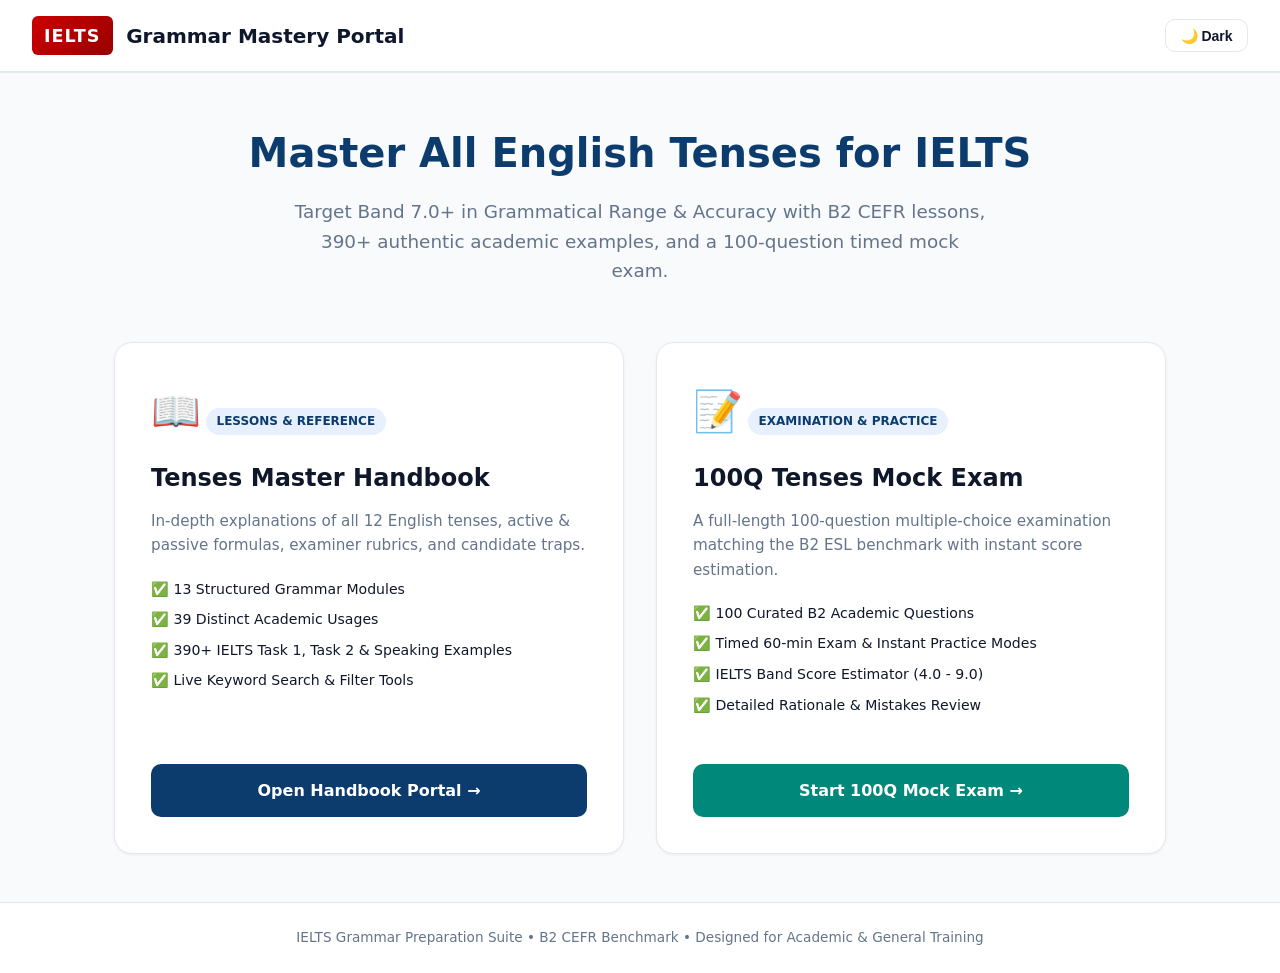
<file: index.html>
<!DOCTYPE html>
<html lang="en">
<head>
  <meta charset="UTF-8">
  <meta name="viewport" content="width=device-width, initial-scale=1.0">
  <title>IELTS English Tenses: Master Handbook & 100Q Mock Exam (B2 Level)</title>
  <meta name="description" content="Complete IELTS Grammar Preparation Hub: In-depth Tense Explanations with 390+ Academic Examples and 100-Question MCQ Mock Exam with Band Estimator.">
  <style>
    :root {
      --primary: #0b3c6d;
      --primary-hover: #072a4d;
      --primary-light: #e8f0fe;
      --accent: #d32f2f;
      --accent-teal: #00897b;
      --bg-main: #f8fafc;
      --bg-card: #ffffff;
      --text-main: #0f172a;
      --text-muted: #64748b;
      --border-color: #e2e8f0;
      --radius-lg: 18px;
      --radius-md: 10px;
      --shadow-sm: 0 1px 3px rgba(0,0,0,0.06);
      --shadow-lg: 0 10px 25px -5px rgba(0,0,0,0.1), 0 8px 10px -6px rgba(0,0,0,0.05);
      --font-family: 'Segoe UI', system-ui, -apple-system, BlinkMacSystemFont, Roboto, sans-serif;
    }
    [data-theme="dark"] {
      --primary: #3b82f6;
      --primary-hover: #60a5fa;
      --primary-light: #1e293b;
      --bg-main: #0b1120;
      --bg-card: #1e293b;
      --text-main: #f8fafc;
      --text-muted: #94a3b8;
      --border-color: #334155;
    }
    * { box-sizing: border-box; margin: 0; padding: 0; }
    body {
      font-family: var(--font-family);
      background-color: var(--bg-main);
      color: var(--text-main);
      line-height: 1.6;
      min-height: 100vh;
      display: flex;
      flex-direction: column;
    }
    .header {
      background-color: var(--bg-card);
      border-bottom: 2px solid var(--border-color);
      padding: 1rem 2rem;
      display: flex;
      justify-content: space-between;
      align-items: center;
    }
    .brand {
      display: flex;
      align-items: center;
      gap: 0.85rem;
    }
    .ielts-badge {
      background: linear-gradient(135deg, #cc0000, #990000);
      color: white;
      font-weight: 800;
      font-size: 1.1rem;
      letter-spacing: 1px;
      padding: 0.35rem 0.75rem;
      border-radius: 6px;
      text-transform: uppercase;
    }
    .brand h1 { font-size: 1.25rem; font-weight: 700; }
    .theme-btn {
      background: var(--bg-card);
      border: 1px solid var(--border-color);
      color: var(--text-main);
      padding: 0.45rem 0.9rem;
      border-radius: var(--radius-md);
      cursor: pointer;
      font-weight: 600;
      font-size: 0.875rem;
    }
    .hero {
      max-width: 1000px;
      margin: 3rem auto 2rem;
      text-align: center;
      padding: 0 1.5rem;
    }
    .hero h2 {
      font-size: 2.5rem;
      font-weight: 800;
      color: var(--primary);
      margin-bottom: 0.75rem;
    }
    [data-theme="dark"] .hero h2 { color: #60a5fa; }
    .hero p {
      font-size: 1.15rem;
      color: var(--text-muted);
      max-width: 700px;
      margin: 0 auto;
    }
    .cards-grid {
      max-width: 1100px;
      margin: 1.5rem auto 3rem;
      padding: 0 1.5rem;
      display: grid;
      grid-template-columns: repeat(auto-fit, minmax(320px, 1fr));
      gap: 2rem;
      width: 100%;
    }
    .card {
      background-color: var(--bg-card);
      border: 1px solid var(--border-color);
      border-radius: var(--radius-lg);
      padding: 2.25rem;
      box-shadow: var(--shadow-sm);
      display: flex;
      flex-direction: column;
      justify-content: space-between;
      transition: all 0.25s ease;
      position: relative;
      overflow: hidden;
    }
    .card:hover {
      transform: translateY(-4px);
      box-shadow: var(--shadow-lg);
      border-color: var(--primary);
    }
    .card-top { margin-bottom: 1.5rem; }
    .card-icon {
      font-size: 2.5rem;
      margin-bottom: 1rem;
      display: inline-block;
    }
    .card-badge {
      display: inline-block;
      font-size: 0.75rem;
      font-weight: 700;
      text-transform: uppercase;
      padding: 0.25rem 0.65rem;
      border-radius: 9999px;
      background-color: var(--primary-light);
      color: var(--primary);
      margin-bottom: 0.75rem;
    }
    .card h3 {
      font-size: 1.5rem;
      font-weight: 700;
      margin-bottom: 0.75rem;
      color: var(--text-main);
    }
    .card p {
      color: var(--text-muted);
      font-size: 0.95rem;
      line-height: 1.6;
      margin-bottom: 1.25rem;
    }
    .feature-list {
      list-style: none;
      display: flex;
      flex-direction: column;
      gap: 0.5rem;
      font-size: 0.88rem;
      color: var(--text-main);
    }
    .feature-list li {
      display: flex;
      align-items: center;
      gap: 0.5rem;
    }
    .btn {
      display: inline-flex;
      align-items: center;
      justify-content: center;
      gap: 0.5rem;
      padding: 0.85rem 1.5rem;
      border-radius: var(--radius-md);
      font-weight: 700;
      font-size: 1rem;
      text-decoration: none;
      transition: all 0.2s ease;
      margin-top: 1.5rem;
      text-align: center;
    }
    .btn-primary {
      background-color: #0b3c6d;
      color: white;
    }
    .btn-primary:hover {
      background-color: #072a4d;
    }
    .btn-accent {
      background-color: #00897b;
      color: white;
    }
    .btn-accent:hover {
      background-color: #00695c;
    }
    footer {
      margin-top: auto;
      text-align: center;
      padding: 1.5rem;
      color: var(--text-muted);
      font-size: 0.85rem;
      border-top: 1px solid var(--border-color);
      background-color: var(--bg-card);
    }
  </style>
</head>
<body>

  <header class="header">
    <div class="brand">
      <span class="ielts-badge">IELTS</span>
      <h1>Grammar Mastery Portal</h1>
    </div>
    <button id="themeToggleBtn" class="theme-btn">🌙 Dark</button>
  </header>

  <section class="hero">
    <h2>Master All English Tenses for IELTS</h2>
    <p>Target Band 7.0+ in Grammatical Range & Accuracy with B2 CEFR lessons, 390+ authentic academic examples, and a 100-question timed mock exam.</p>
  </section>

  <main class="cards-grid">
    <!-- Card 1: Handbook -->
    <article class="card">
      <div class="card-top">
        <div class="card-icon">📖</div>
        <span class="card-badge">Lessons & Reference</span>
        <h3>Tenses Master Handbook</h3>
        <p>In-depth explanations of all 12 English tenses, active & passive formulas, examiner rubrics, and candidate traps.</p>
        <ul class="feature-list">
          <li>✅ 13 Structured Grammar Modules</li>
          <li>✅ 39 Distinct Academic Usages</li>
          <li>✅ 390+ IELTS Task 1, Task 2 & Speaking Examples</li>
          <li>✅ Live Keyword Search & Filter Tools</li>
        </ul>
      </div>
      <a href="IELTS%20Tenses%20Explanation/index.html" class="btn btn-primary">
        Open Handbook Portal →
      </a>
    </article>

    <!-- Card 2: 100Q Mock Exam -->
    <article class="card">
      <div class="card-top">
        <div class="card-icon">📝</div>
        <span class="card-badge">Examination & Practice</span>
        <h3>100Q Tenses Mock Exam</h3>
        <p>A full-length 100-question multiple-choice examination matching the B2 ESL benchmark with instant score estimation.</p>
        <ul class="feature-list">
          <li>✅ 100 Curated B2 Academic Questions</li>
          <li>✅ Timed 60-min Exam & Instant Practice Modes</li>
          <li>✅ IELTS Band Score Estimator (4.0 - 9.0)</li>
          <li>✅ Detailed Rationale & Mistakes Review</li>
        </ul>
      </div>
      <a href="IELTS%20Tenses%20Test/index.html" class="btn btn-accent">
        Start 100Q Mock Exam →
      </a>
    </article>
  </main>

  <footer>
    IELTS Grammar Preparation Suite • B2 CEFR Benchmark • Designed for Academic & General Training
  </footer>

  <script>
    const themeBtn = document.getElementById("themeToggleBtn");
    themeBtn.addEventListener("click", () => {
      const isDark = document.body.getAttribute("data-theme") === "dark";
      if (isDark) {
        document.body.removeAttribute("data-theme");
        themeBtn.textContent = "🌙 Dark";
      } else {
        document.body.setAttribute("data-theme", "dark");
        themeBtn.textContent = "☀️ Light";
      }
    });
  </script>
</body>
</html>
</file>
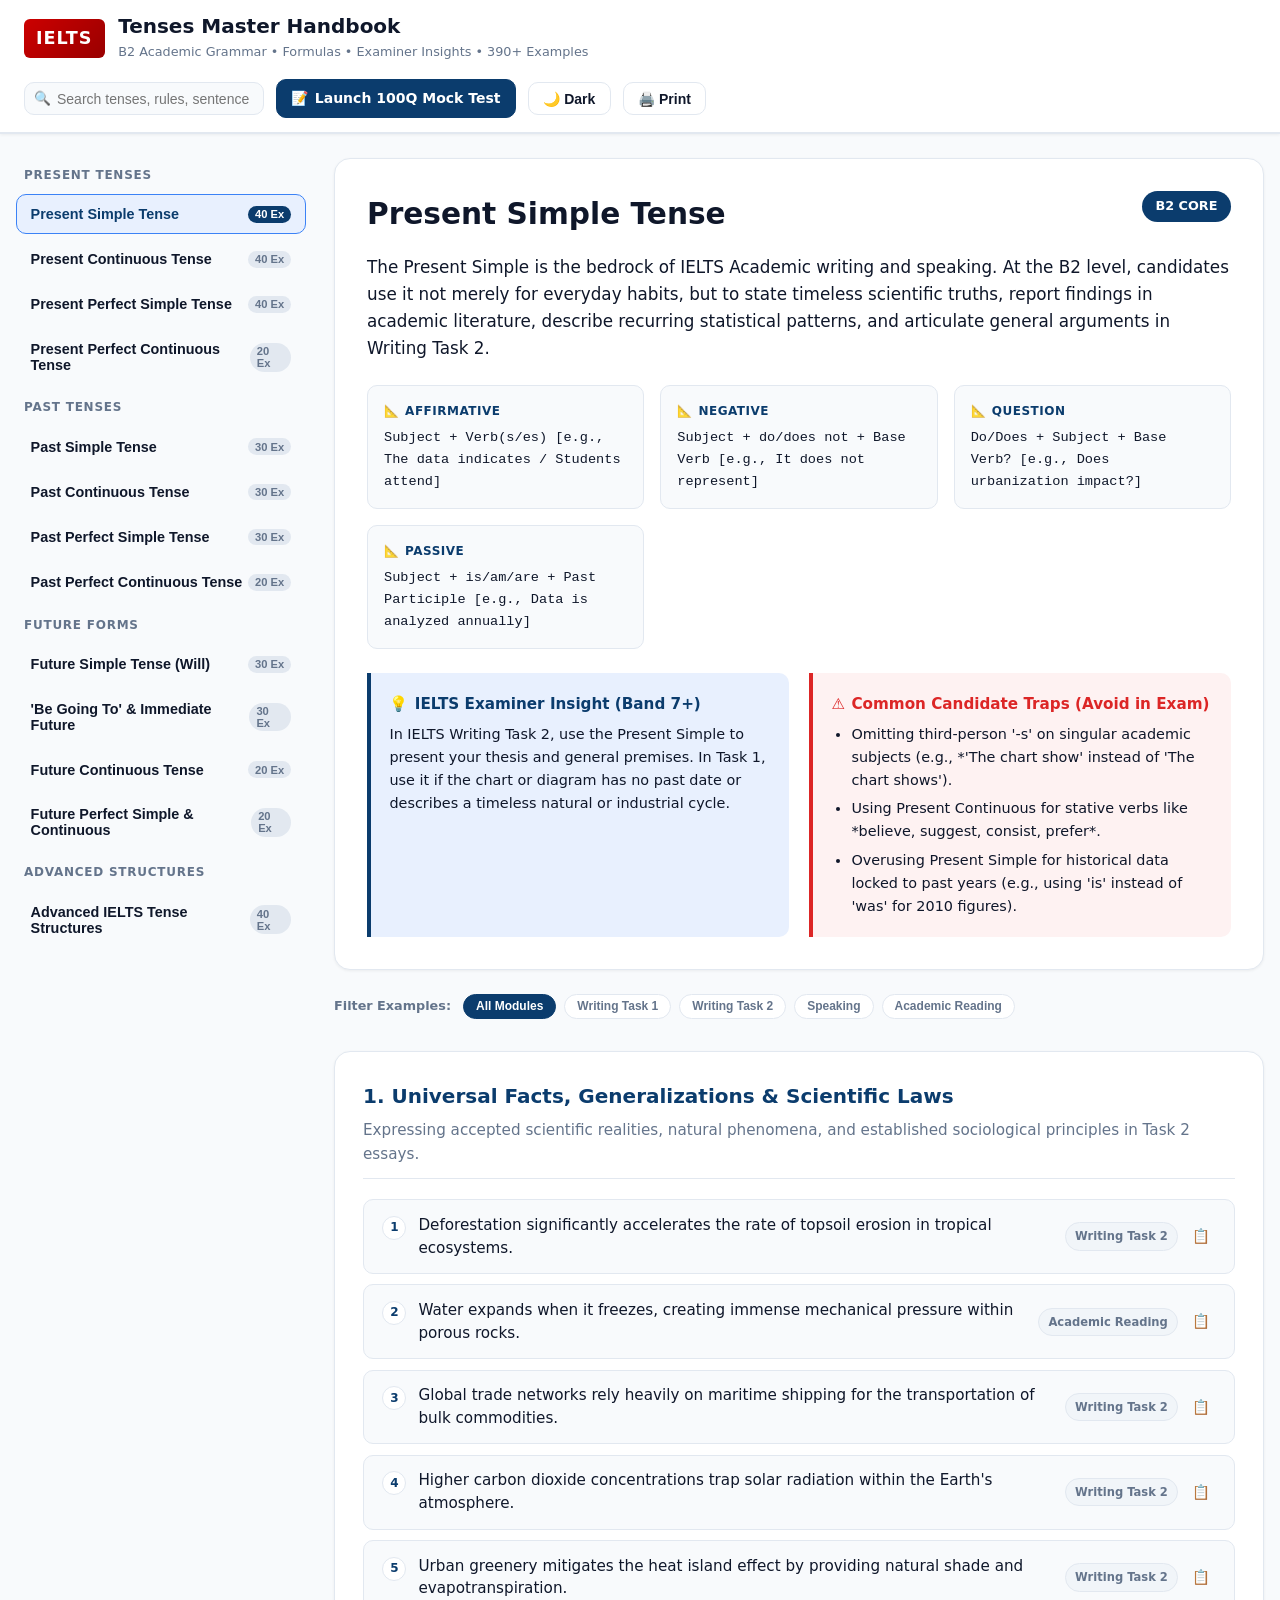
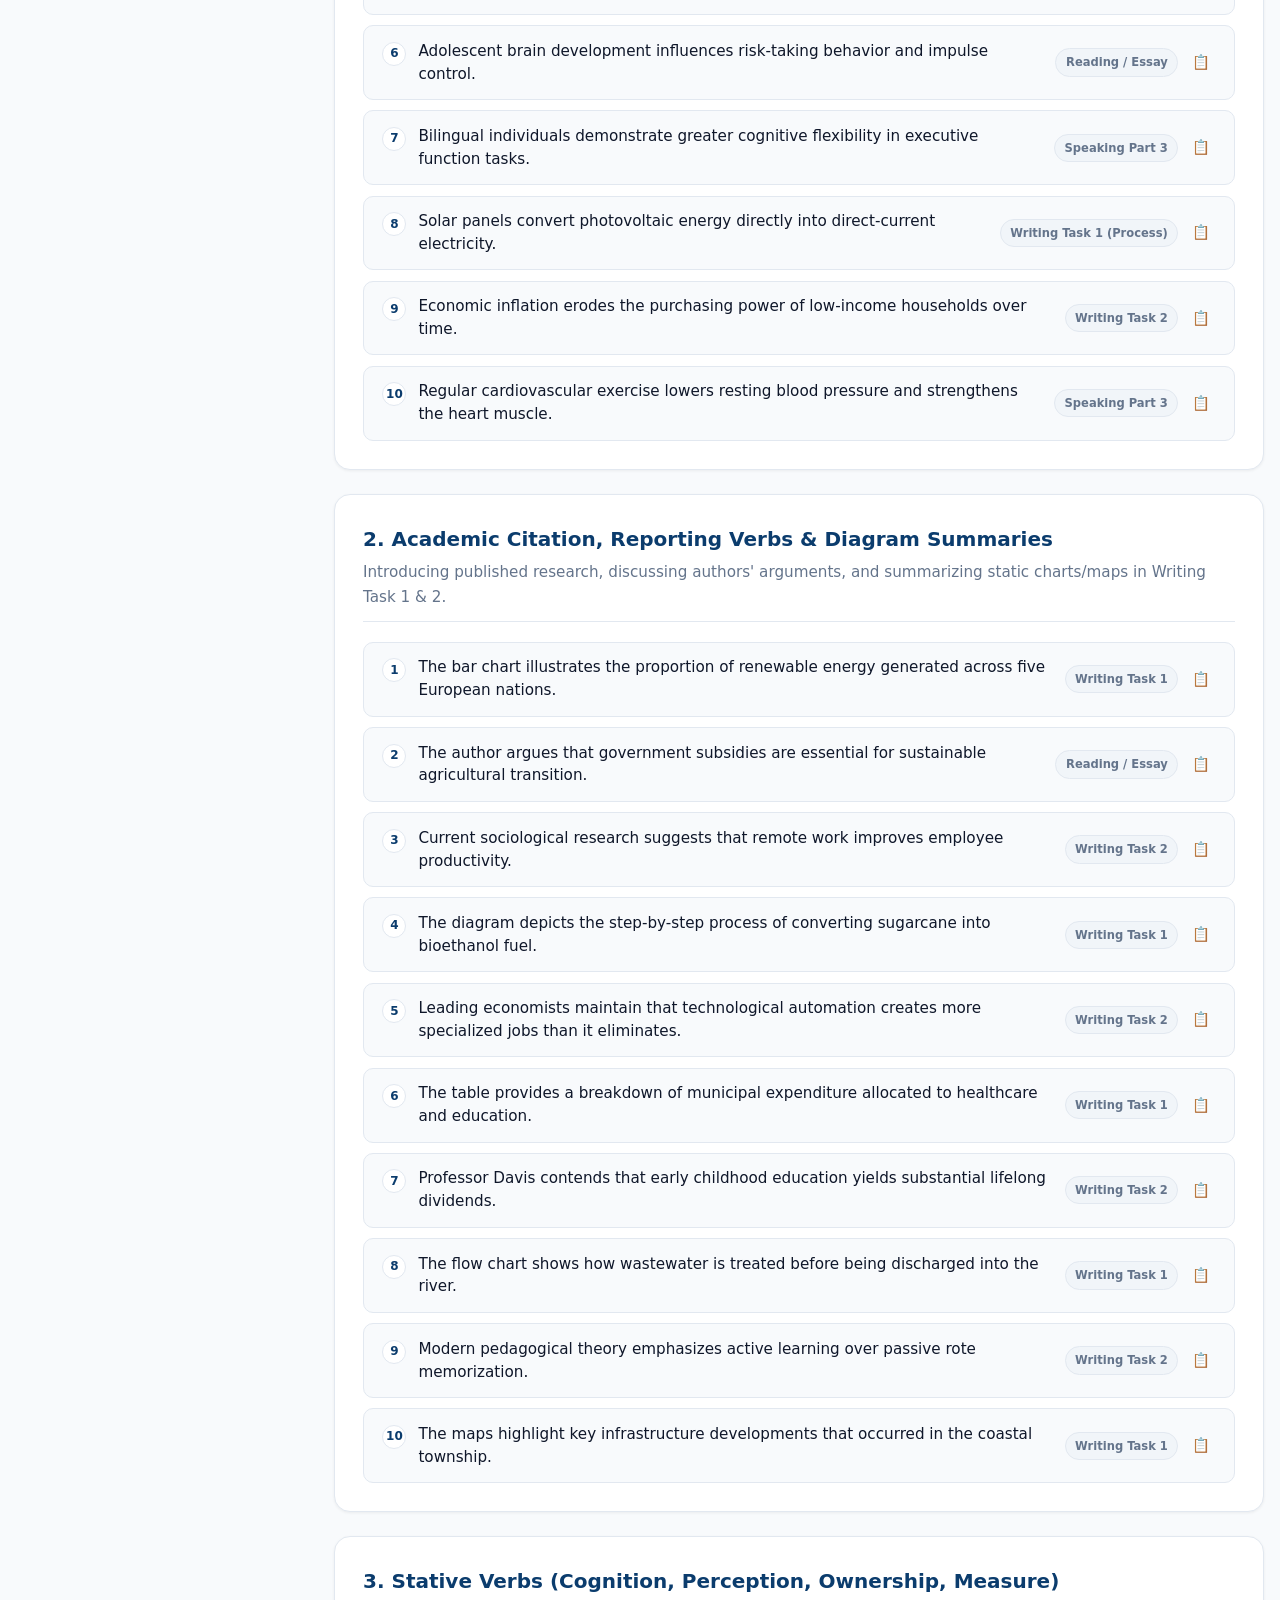
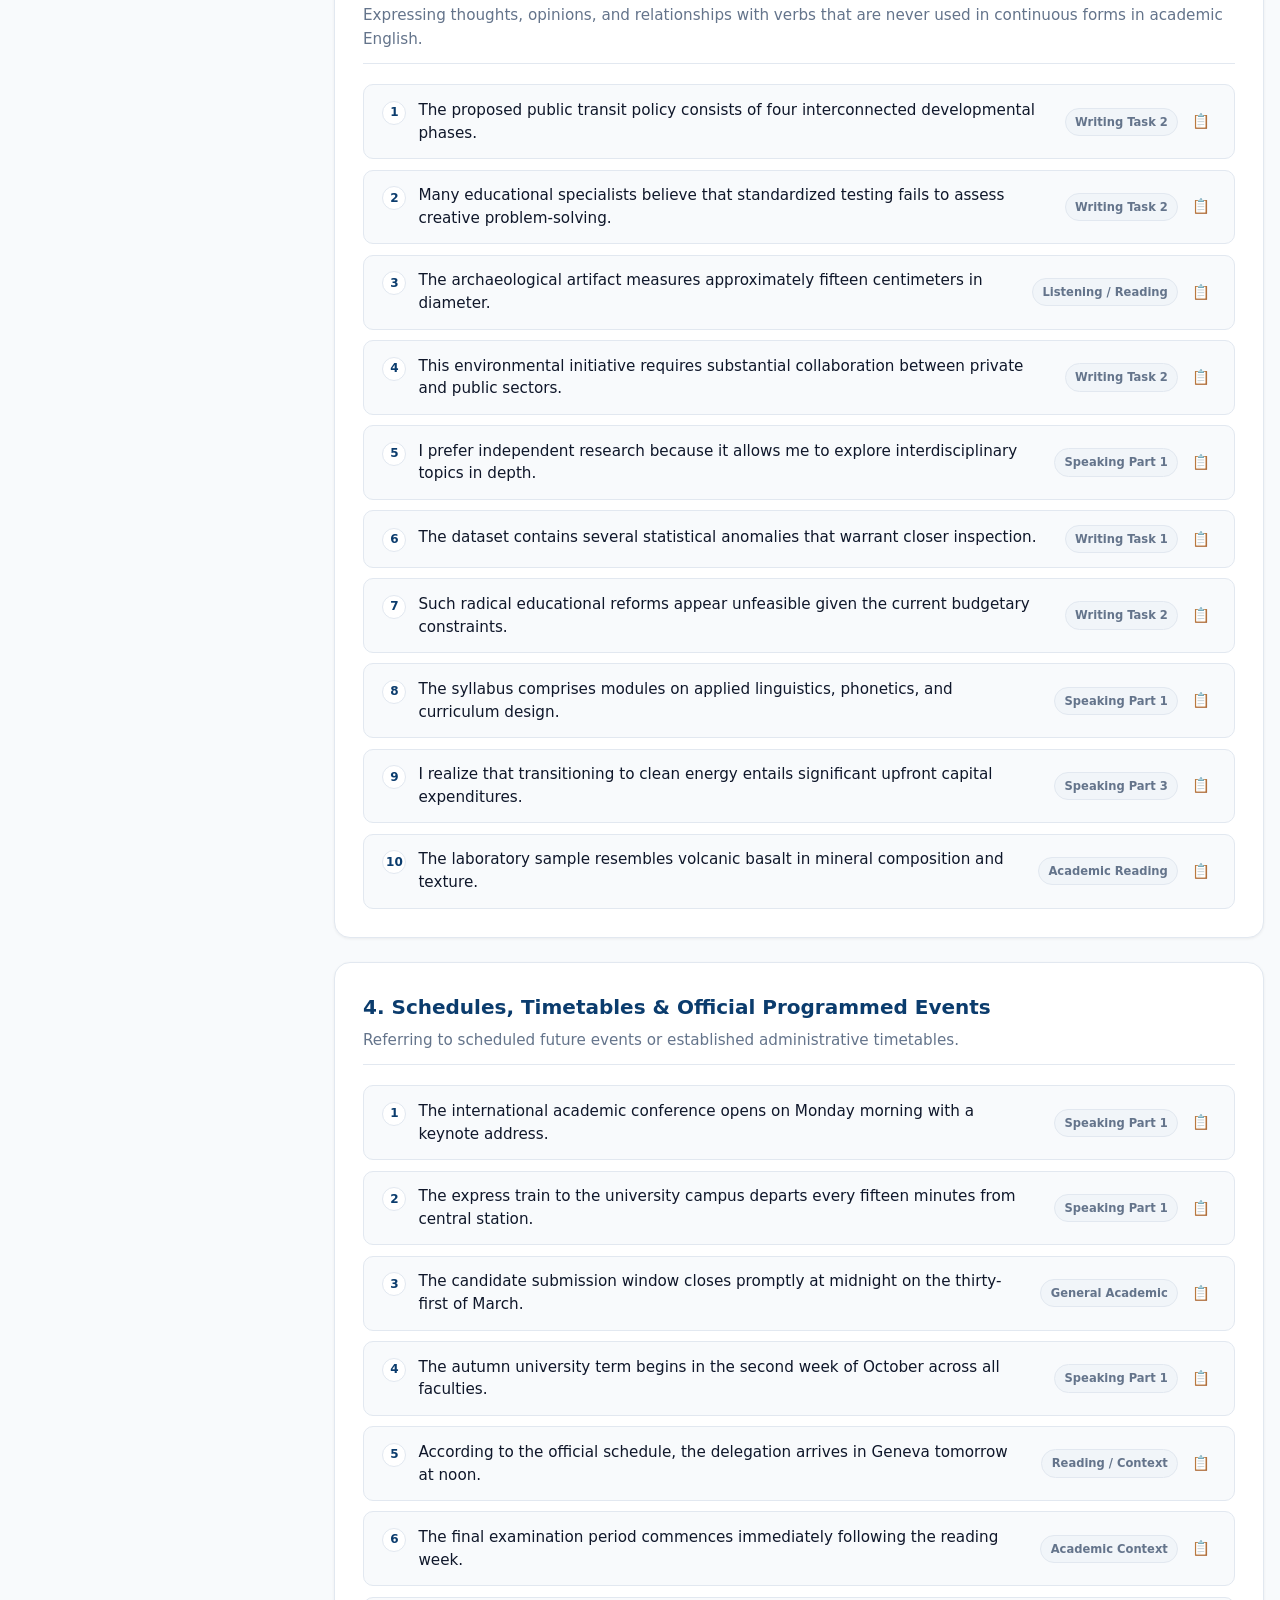
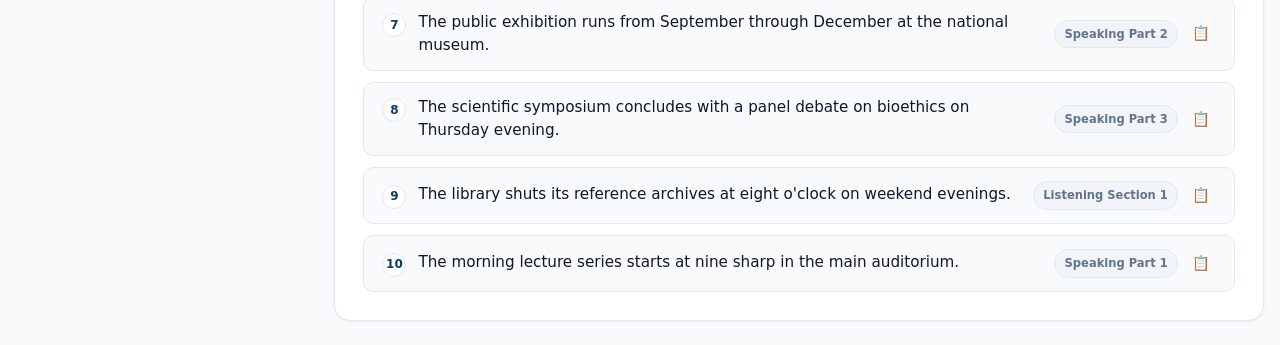
<file: IELTS Tenses Explanation/index.html>
<!DOCTYPE html>
<html lang="en">
<head>
  <meta charset="UTF-8">
  <meta name="viewport" content="width=device-width, initial-scale=1.0">
  <title>IELTS Tenses Master Handbook: Comprehensive B2 Guide & 390+ Academic Examples</title>
  <link rel="stylesheet" href="styles.css">
  <meta name="description" content="In-depth B2-level IELTS grammar lessons covering all English tenses, formulas, examiner insights, common candidate traps, and 10+ IELTS Academic examples per usage.">
</head>
<body>

  <!-- Top App Header -->
  <header class="app-header">
    <div class="header-container">
      <div class="brand-section">
        <span class="ielts-badge">IELTS</span>
        <div class="brand-text">
          <h1>Tenses Master Handbook</h1>
          <span>B2 Academic Grammar • Formulas • Examiner Insights • 390+ Examples</span>
        </div>
      </div>

      <div class="header-controls">
        <div class="search-input-box">
          <span class="search-icon">🔍</span>
          <input type="text" id="searchInput" placeholder="Search tenses, rules, sentences..." aria-label="Search tenses and examples">
        </div>

        <a href="../IELTS%20Tenses%20Test/index.html" class="btn-primary" title="Launch the 100-question Mock Exam">
          <span>📝</span> Launch 100Q Mock Test
        </a>

        <button id="themeToggleBtn" class="btn-icon" title="Toggle Dark/Light Mode">🌙 Dark</button>
        <button id="printLessonBtn" class="btn-secondary" title="Print Current Lesson & Examples">🖨️ Print</button>
      </div>
    </div>
  </header>

  <!-- Main Layout -->
  <main class="main-wrapper">
    <!-- Left Column: Tense Navigation Sidebar -->
    <aside class="sidebar-panel">
      <nav id="tenseNavList" class="tense-nav-list" aria-label="Tense Selection Menu">
        <!-- Dynamically rendered via app.js -->
      </nav>
    </aside>

    <!-- Right Column: Interactive Lesson & Examples Area -->
    <div id="contentArea" class="content-area">
      <!-- Dynamically rendered via app.js -->
    </div>
  </main>

  <!-- Scripts -->
  <script src="tensesData.js"></script>
  <script src="app.js"></script>
</body>
</html>
</file>
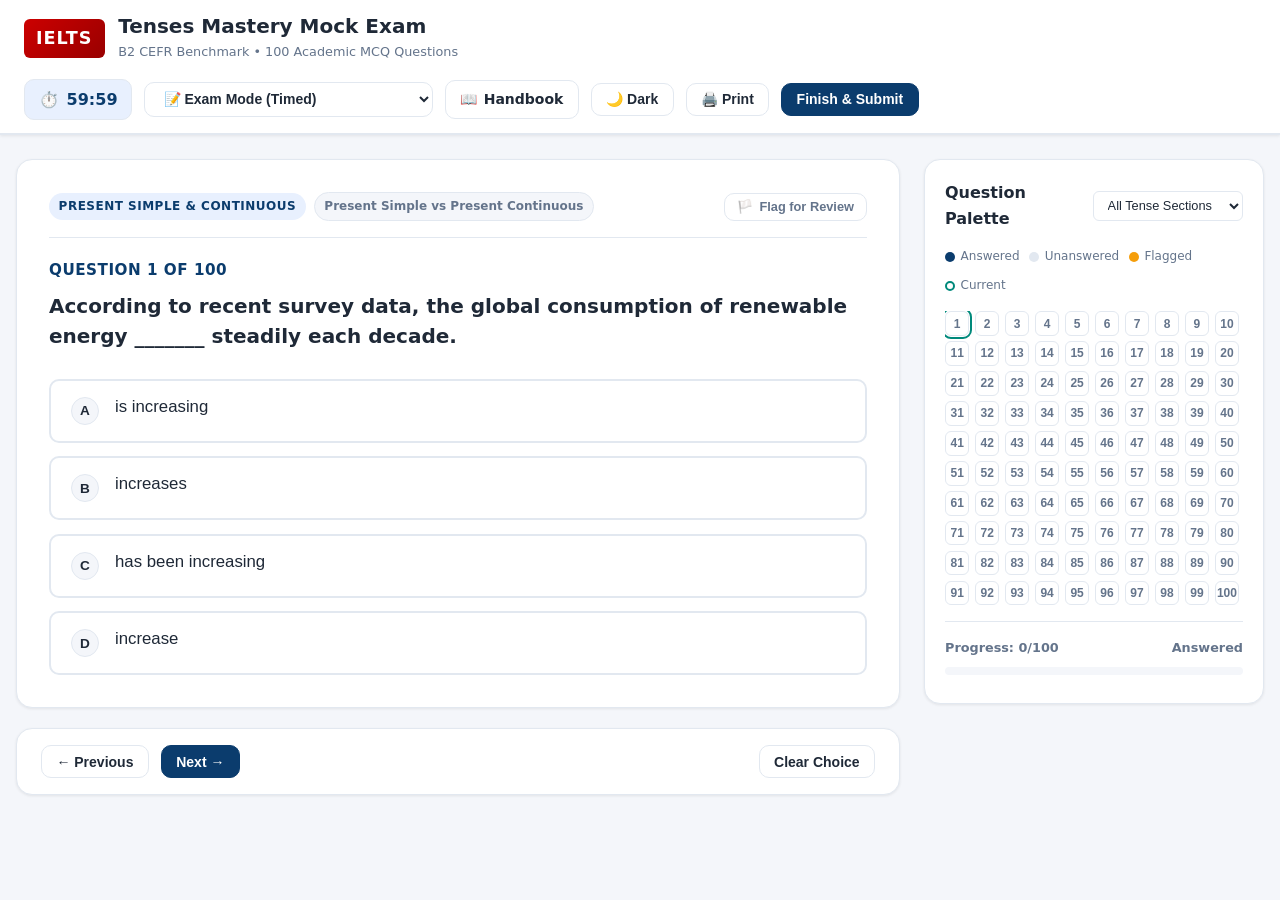
<file: IELTS Tenses Test/index.html>
<!DOCTYPE html>
<html lang="en">
<head>
  <meta charset="UTF-8">
  <meta name="viewport" content="width=device-width, initial-scale=1.0">
  <title>IELTS Grammar Mastery: 100-Question English Tenses Mock Exam (B2 Level)</title>
  <link rel="stylesheet" href="styles.css">
  <meta name="description" content="Comprehensive 100-question multiple-choice IELTS English tenses practice and mock exam covering B2 grammar, time markers, conditionals, and passive forms with in-depth explanations.">
</head>
<body>

  <!-- Top App Header -->
  <header class="app-header">
    <div class="header-container">
      <div class="brand-section">
        <span class="ielts-badge">IELTS</span>
        <div class="brand-text">
          <h1>Tenses Mastery Mock Exam</h1>
          <span>B2 CEFR Benchmark • 100 Academic MCQ Questions</span>
        </div>
      </div>

      <div class="header-controls">
        <div id="timerBox" class="timer-box" title="Exam Timer">
          <span>⏱️</span>
          <span id="timerDisplay">60:00</span>
        </div>

        <select id="modeSelect" class="mode-toggle" title="Select Test Mode">
          <option value="exam">📝 Exam Mode (Timed)</option>
          <option value="practice">💡 Practice Mode (Instant Answers)</option>
        </select>

        <a href="../IELTS%20Tenses%20Explanation/index.html" class="btn-secondary" title="Review Tenses Handbook & Examples">
          <span>📖</span> Handbook
        </a>

        <button id="themeToggleBtn" class="btn-icon" title="Toggle Dark/Light Mode">🌙 Dark</button>
        <button id="printExamBtn" class="btn-secondary" title="Print Exam Paper & Key">🖨️ Print</button>
        <button id="submitExamBtn" class="btn-primary" title="Submit your test">Finish & Submit</button>
      </div>
    </div>
  </header>

  <!-- Main Content Layout -->
  <main class="main-wrapper">
    <!-- Left Column: Question Area & Navigation -->
    <section class="test-panel">
      <div class="question-card" id="questionCard">
        <div class="question-meta">
          <div class="badge-group">
            <span class="category-tag" id="questionCategoryTag">Present Tenses</span>
            <span class="tense-subtag" id="questionTenseTag">Present Simple vs Continuous</span>
          </div>
          <button id="flagBtn" class="flag-btn" type="button" title="Flag this question to review later">
            <span>🏳️</span> Flag for Review
          </button>
        </div>

        <div class="question-number-lead" id="questionNumberLead">Question 1 of 100</div>
        <h2 class="question-text" id="questionText">Loading question content...</h2>

        <div class="options-list" id="optionsContainer">
          <!-- Dynamic Options Rendered via app.js -->
        </div>

        <div class="explanation-card" id="explanationContainer" style="display: none;">
          <div class="explanation-header">
            <span>💡</span> IELTS Grammar Insight & Explanation
          </div>
          <div id="explanationContent">
            <!-- Dynamic Explanation Content -->
          </div>
        </div>
      </div>

      <!-- Bottom Control Bar -->
      <nav class="bottom-nav" aria-label="Question Navigation">
        <div class="nav-actions-left">
          <button id="prevBtn" class="btn-secondary" type="button">← Previous</button>
          <button id="nextBtn" class="btn-primary" type="button">Next →</button>
        </div>
        <div class="nav-actions-right">
          <button id="clearAnswerBtn" class="btn-secondary" type="button">Clear Choice</button>
        </div>
      </nav>
    </section>

    <!-- Right Column: Sidebar & Question Palette -->
    <aside class="sidebar-panel">
      <div class="navigator-card">
        <div class="nav-header">
          <h3>Question Palette</h3>
          <select id="categoryFilterSelect" class="filter-select" title="Filter questions by section">
            <option value="all">All Tense Sections</option>
          </select>
        </div>

        <div class="legend">
          <div class="legend-item"><span class="legend-dot answered"></span> Answered</div>
          <div class="legend-item"><span class="legend-dot unanswered"></span> Unanswered</div>
          <div class="legend-item"><span class="legend-dot flagged"></span> Flagged</div>
          <div class="legend-item"><span class="legend-dot current"></span> Current</div>
        </div>

        <div class="question-grid" id="questionGrid">
          <!-- 100 Grid Buttons Rendered dynamically -->
        </div>

        <div class="progress-summary">
          <div class="progress-text">
            <span>Progress: <strong id="answeredCount">0</strong>/<span id="totalCount">100</span></span>
            <span id="progressPercent">Answered</span>
          </div>
          <div class="progress-bar-container">
            <div class="progress-bar-fill" id="progressBarFill" style="width: 0%;"></div>
          </div>
        </div>
      </div>
    </aside>
  </main>

  <!-- Score & Results Modal -->
  <div id="resultsModal" class="modal-overlay" role="dialog" aria-modal="true" aria-labelledby="modalTitle">
    <div class="modal-card">
      <div class="score-banner">
        <h2 id="modalTitle" style="font-size: 1.5rem; margin-bottom: 0.5rem;">IELTS Grammar Assessment Report</h2>
        <p style="color: var(--text-muted); margin-bottom: 1.25rem;">100-Question English Tenses Mock Examination</p>

        <div class="score-circle">
          <span class="score-num" id="modalScoreNum">0/100</span>
          <span class="score-label">Raw Score</span>
        </div>

        <div class="band-pill" id="modalBandPill">Estimated IELTS Band: 6.5</div>
        <div class="score-evaluation" id="modalFeedback"></div>
      </div>

      <div class="category-breakdown">
        <h4>Sectional Mastery Breakdown</h4>
        <div id="modalBreakdown">
          <!-- Dynamic Category Progress Bars -->
        </div>
      </div>

      <div class="modal-actions">
        <button id="reviewAllBtn" class="btn-primary">Review All Questions</button>
        <button id="reviewMistakesBtn" class="btn-danger">Review Mistakes Only</button>
        <button id="retakeBtn" class="btn-secondary">Retake Test</button>
        <button id="closeModalBtn" class="btn-accent">Close Summary</button>
      </div>
    </div>
  </div>

  <!-- Scripts -->
  <script src="questions.js"></script>
  <script src="app.js"></script>
</body>
</html>
</file>
<file: IELTS Tenses Explanation/styles.css>
/* IELTS Tenses Explanation - Stylesheet */
:root {
  --primary: #0b3c6d;
  --primary-hover: #072a4d;
  --primary-light: #e8f0fe;
  --accent: #d32f2f;
  --accent-teal: #00897b;
  --bg-main: #f8fafc;
  --bg-card: #ffffff;
  --text-main: #0f172a;
  --text-muted: #64748b;
  --border-color: #e2e8f0;
  --border-focus: #3b82f6;
  --tag-bg: #f1f5f9;
  --shadow-sm: 0 1px 3px rgba(0,0,0,0.06);
  --shadow-md: 0 4px 6px -1px rgba(0,0,0,0.08), 0 2px 4px -2px rgba(0,0,0,0.04);
  --shadow-lg: 0 10px 15px -3px rgba(0,0,0,0.1), 0 4px 6px -4px rgba(0,0,0,0.05);
  --radius-sm: 6px;
  --radius-md: 10px;
  --radius-lg: 16px;
  --font-family: 'Segoe UI', system-ui, -apple-system, BlinkMacSystemFont, Roboto, sans-serif;
}

[data-theme="dark"] {
  --primary: #3b82f6;
  --primary-hover: #60a5fa;
  --primary-light: #1e293b;
  --bg-main: #0b1120;
  --bg-card: #1e293b;
  --text-main: #f8fafc;
  --text-muted: #94a3b8;
  --border-color: #334155;
  --border-focus: #60a5fa;
  --tag-bg: #0f172a;
  --shadow-sm: 0 1px 3px rgba(0,0,0,0.4);
  --shadow-md: 0 4px 8px rgba(0,0,0,0.5);
  --shadow-lg: 0 10px 20px rgba(0,0,0,0.6);
}

* {
  box-sizing: border-box;
  margin: 0;
  padding: 0;
}

body {
  font-family: var(--font-family);
  background-color: var(--bg-main);
  color: var(--text-main);
  line-height: 1.6;
  min-height: 100vh;
  display: flex;
  flex-direction: column;
}

/* Header */
.app-header {
  background-color: var(--bg-card);
  border-bottom: 2px solid var(--border-color);
  padding: 0.85rem 1.5rem;
  position: sticky;
  top: 0;
  z-index: 50;
  box-shadow: var(--shadow-sm);
}

.header-container {
  max-width: 1440px;
  margin: 0 auto;
  display: flex;
  justify-content: space-between;
  align-items: center;
  flex-wrap: wrap;
  gap: 1rem;
}

.brand-section {
  display: flex;
  align-items: center;
  gap: 0.85rem;
}

.ielts-badge {
  background: linear-gradient(135deg, #cc0000, #990000);
  color: white;
  font-weight: 800;
  font-size: 1.1rem;
  letter-spacing: 1px;
  padding: 0.35rem 0.75rem;
  border-radius: var(--radius-sm);
  text-transform: uppercase;
}

.brand-text h1 {
  font-size: 1.25rem;
  font-weight: 700;
  color: var(--text-main);
  line-height: 1.2;
}

.brand-text span {
  font-size: 0.8rem;
  color: var(--text-muted);
  font-weight: 500;
}

.header-controls {
  display: flex;
  align-items: center;
  gap: 0.75rem;
  flex-wrap: wrap;
}

.search-input-box {
  position: relative;
  display: flex;
  align-items: center;
}

.search-input-box input {
  padding: 0.45rem 0.85rem 0.45rem 2rem;
  border-radius: var(--radius-md);
  border: 1px solid var(--border-color);
  background-color: var(--bg-main);
  color: var(--text-main);
  font-size: 0.875rem;
  width: 240px;
  transition: all 0.2s ease;
}

.search-input-box input:focus {
  outline: none;
  border-color: var(--border-focus);
  width: 290px;
  background-color: var(--bg-card);
}

.search-icon {
  position: absolute;
  left: 0.65rem;
  font-size: 0.85rem;
  color: var(--text-muted);
  pointer-events: none;
}

.btn-icon, .btn-secondary, .btn-primary {
  display: inline-flex;
  align-items: center;
  gap: 0.4rem;
  padding: 0.45rem 0.9rem;
  font-size: 0.875rem;
  font-weight: 600;
  border-radius: var(--radius-md);
  cursor: pointer;
  transition: all 0.2s ease;
  border: 1px solid var(--border-color);
  background-color: var(--bg-card);
  color: var(--text-main);
  text-decoration: none;
}

.btn-primary {
  background-color: #0b3c6d;
  color: white;
  border-color: #0b3c6d;
}
.btn-primary:hover {
  background-color: #072a4d;
}

.btn-secondary:hover, .btn-icon:hover {
  background-color: var(--primary-light);
  border-color: var(--border-focus);
}

/* Main Layout */
.main-wrapper {
  max-width: 1440px;
  margin: 1.5rem auto;
  padding: 0 1rem;
  display: grid;
  grid-template-columns: 290px 1fr;
  gap: 1.75rem;
  flex: 1;
  width: 100%;
}

@media (max-width: 960px) {
  .main-wrapper {
    grid-template-columns: 1fr;
  }
}

/* Sidebar */
.sidebar-panel {
  position: sticky;
  top: 5rem;
  max-height: calc(100vh - 6rem);
  overflow-y: auto;
  display: flex;
  flex-direction: column;
  gap: 0.75rem;
}

.nav-section-title {
  font-size: 0.75rem;
  font-weight: 800;
  color: var(--text-muted);
  text-transform: uppercase;
  letter-spacing: 0.75px;
  padding: 0.5rem 0.5rem 0.25rem;
}

.tense-nav-list {
  display: flex;
  flex-direction: column;
  gap: 0.35rem;
  list-style: none;
}

.nav-item-btn {
  display: flex;
  align-items: center;
  justify-content: space-between;
  width: 100%;
  padding: 0.65rem 0.85rem;
  border-radius: var(--radius-md);
  border: 1px solid transparent;
  background-color: transparent;
  color: var(--text-main);
  font-size: 0.9rem;
  font-weight: 600;
  text-align: left;
  cursor: pointer;
  transition: all 0.15s ease;
}

.nav-item-btn:hover {
  background-color: var(--primary-light);
  color: var(--primary);
}

.nav-item-btn.active {
  background-color: var(--primary-light);
  color: var(--primary);
  border-color: var(--border-focus);
  font-weight: 700;
}

.nav-item-badge {
  font-size: 0.7rem;
  padding: 0.15rem 0.45rem;
  border-radius: 9999px;
  background-color: var(--border-color);
  color: var(--text-muted);
}

.nav-item-btn.active .nav-item-badge {
  background-color: var(--primary);
  color: white;
}

/* Content Area */
.content-area {
  display: flex;
  flex-direction: column;
  gap: 1.5rem;
}

.lesson-hero {
  background-color: var(--bg-card);
  border-radius: var(--radius-lg);
  padding: 2rem;
  border: 1px solid var(--border-color);
  box-shadow: var(--shadow-sm);
}

.lesson-header {
  display: flex;
  justify-content: space-between;
  align-items: flex-start;
  flex-wrap: wrap;
  gap: 1rem;
  margin-bottom: 1rem;
}

.lesson-title {
  font-size: 1.85rem;
  font-weight: 800;
  color: var(--text-main);
}

.lesson-level-badge {
  background-color: #0b3c6d;
  color: white;
  font-size: 0.8rem;
  font-weight: 700;
  padding: 0.35rem 0.85rem;
  border-radius: 9999px;
  text-transform: uppercase;
}

.lesson-overview {
  font-size: 1.05rem;
  color: var(--text-main);
  line-height: 1.6;
  margin-bottom: 1.5rem;
}

/* Formula Box */
.formula-grid {
  display: grid;
  grid-template-columns: repeat(auto-fit, minmax(240px, 1fr));
  gap: 1rem;
  margin-bottom: 1.5rem;
}

.formula-card {
  background-color: var(--bg-main);
  border: 1px solid var(--border-color);
  border-radius: var(--radius-md);
  padding: 1rem;
}

.formula-label {
  font-size: 0.75rem;
  font-weight: 700;
  text-transform: uppercase;
  letter-spacing: 0.5px;
  color: var(--primary);
  margin-bottom: 0.35rem;
  display: flex;
  align-items: center;
  gap: 0.35rem;
}

.formula-text {
  font-family: 'Consolas', 'Monaco', monospace;
  font-size: 0.85rem;
  color: var(--text-main);
  word-break: break-word;
}

/* Tips & Warnings */
.guidance-box {
  display: grid;
  grid-template-columns: 1fr 1fr;
  gap: 1.25rem;
}

@media (max-width: 768px) {
  .guidance-box {
    grid-template-columns: 1fr;
  }
}

.tip-card {
  background-color: var(--primary-light);
  border-left: 4px solid var(--primary);
  border-radius: 0 var(--radius-md) var(--radius-md) 0;
  padding: 1.15rem;
  font-size: 0.9rem;
}

.tip-card h4 {
  color: var(--primary);
  font-size: 0.95rem;
  font-weight: 700;
  margin-bottom: 0.4rem;
  display: flex;
  align-items: center;
  gap: 0.4rem;
}

.warning-card {
  background-color: #fef2f2;
  border-left: 4px solid #dc2626;
  border-radius: 0 var(--radius-md) var(--radius-md) 0;
  padding: 1.15rem;
  font-size: 0.9rem;
}

[data-theme="dark"] .warning-card {
  background-color: #7f1d1d33;
}

.warning-card h4 {
  color: #dc2626;
  font-size: 0.95rem;
  font-weight: 700;
  margin-bottom: 0.4rem;
  display: flex;
  align-items: center;
  gap: 0.4rem;
}

.warning-card ul {
  padding-left: 1.25rem;
  display: flex;
  flex-direction: column;
  gap: 0.35rem;
}

/* Usages Section */
.usages-wrapper {
  display: flex;
  flex-direction: column;
  gap: 1.5rem;
}

.usage-card {
  background-color: var(--bg-card);
  border-radius: var(--radius-lg);
  padding: 1.75rem;
  border: 1px solid var(--border-color);
  box-shadow: var(--shadow-sm);
}

.usage-header {
  margin-bottom: 1.25rem;
  padding-bottom: 0.75rem;
  border-bottom: 1px solid var(--border-color);
}

.usage-title {
  font-size: 1.25rem;
  font-weight: 700;
  color: #0b3c6d;
  margin-bottom: 0.35rem;
}

[data-theme="dark"] .usage-title {
  color: #60a5fa;
}

.usage-desc {
  font-size: 0.95rem;
  color: var(--text-muted);
}

/* Examples List */
.examples-grid {
  display: flex;
  flex-direction: column;
  gap: 0.65rem;
}

.example-item {
  background-color: var(--bg-main);
  border: 1px solid var(--border-color);
  border-radius: var(--radius-md);
  padding: 0.85rem 1.15rem;
  display: flex;
  justify-content: space-between;
  align-items: center;
  gap: 1rem;
  transition: all 0.15s ease;
}

.example-item:hover {
  border-color: var(--border-focus);
  background-color: var(--primary-light);
}

.example-left {
  display: flex;
  align-items: flex-start;
  gap: 0.75rem;
  flex: 1;
}

.example-num {
  font-size: 0.75rem;
  font-weight: 800;
  color: var(--primary);
  background-color: var(--bg-card);
  border: 1px solid var(--border-color);
  width: 24px;
  height: 24px;
  border-radius: 50%;
  display: flex;
  align-items: center;
  justify-content: center;
  flex-shrink: 0;
  margin-top: 2px;
}

.example-text {
  font-size: 0.95rem;
  color: var(--text-main);
  line-height: 1.5;
}

.example-tag {
  font-size: 0.72rem;
  font-weight: 700;
  padding: 0.25rem 0.6rem;
  border-radius: 9999px;
  background-color: var(--tag-bg);
  color: var(--text-muted);
  border: 1px solid var(--border-color);
  white-space: nowrap;
  flex-shrink: 0;
}

.copy-btn {
  background: none;
  border: none;
  color: var(--text-muted);
  cursor: pointer;
  font-size: 0.9rem;
  padding: 0.35rem;
  border-radius: var(--radius-sm);
  transition: all 0.15s ease;
}

.copy-btn:hover {
  color: var(--primary);
  background-color: var(--bg-card);
}

/* Filter Bar */
.filter-bar {
  display: flex;
  align-items: center;
  gap: 0.5rem;
  flex-wrap: wrap;
  margin-bottom: 0.5rem;
}

.filter-pill {
  padding: 0.3rem 0.75rem;
  border-radius: 9999px;
  border: 1px solid var(--border-color);
  background-color: var(--bg-card);
  color: var(--text-muted);
  font-size: 0.75rem;
  font-weight: 600;
  cursor: pointer;
  transition: all 0.15s ease;
}

.filter-pill:hover, .filter-pill.active {
  background-color: #0b3c6d;
  color: white;
  border-color: #0b3c6d;
}

/* Search Highlights */
mark.search-match {
  background-color: #fef08a;
  color: #854d0e;
  border-radius: 2px;
  padding: 0 2px;
}

/* Print Styles */
@media print {
  body {
    background: white;
    color: black;
  }
  .app-header, .sidebar-panel, .filter-bar, .copy-btn, .btn-icon, .btn-secondary, .btn-primary {
    display: none !important;
  }
  .main-wrapper {
    display: block;
    max-width: 100%;
    margin: 0;
    padding: 0;
  }
  .lesson-hero, .usage-card {
    border: none;
    box-shadow: none;
    page-break-inside: avoid;
    padding: 1rem 0;
  }
}
</file>
<file: IELTS Tenses Test/styles.css>
/* IELTS Tenses Test - Stylesheet */
:root {
  --primary: #0b3c6d;
  --primary-hover: #072a4d;
  --primary-light: #e8f0fe;
  --accent: #d32f2f;
  --accent-teal: #00897b;
  --bg-main: #f4f6fa;
  --bg-card: #ffffff;
  --text-main: #1f2937;
  --text-muted: #64748b;
  --border-color: #e2e8f0;
  --border-focus: #3b82f6;
  --success: #16a34a;
  --success-bg: #f0fdf4;
  --danger: #dc2626;
  --danger-bg: #fef2f2;
  --warning: #f59e0b;
  --warning-bg: #fffbeb;
  --shadow-sm: 0 1px 3px rgba(0,0,0,0.08);
  --shadow-md: 0 4px 6px -1px rgba(0,0,0,0.1), 0 2px 4px -2px rgba(0,0,0,0.06);
  --shadow-lg: 0 10px 15px -3px rgba(0,0,0,0.1), 0 4px 6px -4px rgba(0,0,0,0.05);
  --radius-sm: 6px;
  --radius-md: 10px;
  --radius-lg: 16px;
  --font-family: 'Segoe UI', system-ui, -apple-system, BlinkMacSystemFont, Roboto, sans-serif;
}

[data-theme="dark"] {
  --primary: #3b82f6;
  --primary-hover: #60a5fa;
  --primary-light: #1e293b;
  --bg-main: #0f172a;
  --bg-card: #1e293b;
  --text-main: #f1f5f9;
  --text-muted: #94a3b8;
  --border-color: #334155;
  --border-focus: #60a5fa;
  --success-bg: #064e3b;
  --danger-bg: #7f1d1d;
  --warning-bg: #78350f;
  --shadow-sm: 0 1px 3px rgba(0,0,0,0.4);
  --shadow-md: 0 4px 8px rgba(0,0,0,0.5);
  --shadow-lg: 0 10px 20px rgba(0,0,0,0.6);
}

* {
  box-sizing: border-box;
  margin: 0;
  padding: 0;
}

body {
  font-family: var(--font-family);
  background-color: var(--bg-main);
  color: var(--text-main);
  line-height: 1.6;
  min-height: 100vh;
  display: flex;
  flex-direction: column;
}

/* Header */
.app-header {
  background-color: var(--bg-card);
  border-bottom: 2px solid var(--border-color);
  padding: 0.85rem 1.5rem;
  position: sticky;
  top: 0;
  z-index: 50;
  box-shadow: var(--shadow-sm);
}

.header-container {
  max-width: 1400px;
  margin: 0 auto;
  display: flex;
  justify-content: space-between;
  align-items: center;
  flex-wrap: wrap;
  gap: 1rem;
}

.brand-section {
  display: flex;
  align-items: center;
  gap: 0.85rem;
}

.ielts-badge {
  background: linear-gradient(135deg, #cc0000, #990000);
  color: white;
  font-weight: 800;
  font-size: 1.1rem;
  letter-spacing: 1px;
  padding: 0.35rem 0.75rem;
  border-radius: var(--radius-sm);
  text-transform: uppercase;
}

.brand-text h1 {
  font-size: 1.25rem;
  font-weight: 700;
  color: var(--text-main);
  line-height: 1.2;
}

.brand-text span {
  font-size: 0.8rem;
  color: var(--text-muted);
  font-weight: 500;
}

.header-controls {
  display: flex;
  align-items: center;
  gap: 0.75rem;
  flex-wrap: wrap;
}

.timer-box {
  display: flex;
  align-items: center;
  gap: 0.5rem;
  background-color: var(--primary-light);
  color: var(--primary);
  padding: 0.4rem 0.85rem;
  border-radius: var(--radius-md);
  font-weight: 700;
  font-size: 1rem;
  font-variant-numeric: tabular-nums;
  border: 1px solid var(--border-color);
}

.timer-box.warning {
  background-color: var(--warning-bg);
  color: var(--warning);
}

.timer-box.danger {
  background-color: var(--danger-bg);
  color: var(--danger);
  animation: pulse 1s infinite;
}

@keyframes pulse {
  0%, 100% { opacity: 1; }
  50% { opacity: 0.6; }
}

.mode-toggle, .btn-icon, .btn-secondary, .btn-primary, .btn-danger, .btn-accent {
  display: inline-flex;
  align-items: center;
  gap: 0.4rem;
  padding: 0.45rem 0.9rem;
  font-size: 0.875rem;
  font-weight: 600;
  border-radius: var(--radius-md);
  cursor: pointer;
  transition: all 0.2s ease;
  border: 1px solid var(--border-color);
  background-color: var(--bg-card);
  color: var(--text-main);
  text-decoration: none;
}

.btn-primary {
  background-color: #0b3c6d;
  color: white;
  border-color: #0b3c6d;
}
.btn-primary:hover {
  background-color: #072a4d;
}

.btn-danger {
  background-color: #dc2626;
  color: white;
  border-color: #dc2626;
}
.btn-danger:hover {
  background-color: #b91c1c;
}

.btn-accent {
  background-color: #00897b;
  color: white;
  border-color: #00897b;
}
.btn-accent:hover {
  background-color: #00695c;
}

.btn-secondary:hover, .btn-icon:hover {
  background-color: var(--primary-light);
  border-color: var(--border-focus);
}

/* Layout */
.main-wrapper {
  max-width: 1400px;
  margin: 1.5rem auto;
  padding: 0 1rem;
  display: grid;
  grid-template-columns: 1fr 340px;
  gap: 1.5rem;
  flex: 1;
  width: 100%;
}

@media (max-width: 1024px) {
  .main-wrapper {
    grid-template-columns: 1fr;
  }
}

/* Question Area */
.test-panel {
  display: flex;
  flex-direction: column;
  gap: 1.25rem;
}

.question-card {
  background-color: var(--bg-card);
  border-radius: var(--radius-lg);
  padding: 2rem;
  border: 1px solid var(--border-color);
  box-shadow: var(--shadow-sm);
  position: relative;
}

.question-meta {
  display: flex;
  justify-content: space-between;
  align-items: center;
  flex-wrap: wrap;
  gap: 0.75rem;
  margin-bottom: 1.25rem;
  padding-bottom: 1rem;
  border-bottom: 1px solid var(--border-color);
}

.badge-group {
  display: flex;
  align-items: center;
  gap: 0.5rem;
  flex-wrap: wrap;
}

.category-tag {
  background-color: var(--primary-light);
  color: var(--primary);
  font-size: 0.75rem;
  font-weight: 700;
  text-transform: uppercase;
  letter-spacing: 0.5px;
  padding: 0.25rem 0.6rem;
  border-radius: 9999px;
}

.tense-subtag {
  background-color: var(--bg-main);
  color: var(--text-muted);
  font-size: 0.75rem;
  font-weight: 600;
  padding: 0.25rem 0.6rem;
  border-radius: 9999px;
  border: 1px solid var(--border-color);
}

.flag-btn {
  background: none;
  border: 1px solid var(--border-color);
  color: var(--text-muted);
  padding: 0.35rem 0.75rem;
  border-radius: var(--radius-md);
  font-size: 0.8rem;
  font-weight: 600;
  cursor: pointer;
  display: flex;
  align-items: center;
  gap: 0.4rem;
  transition: all 0.2s ease;
}

.flag-btn.flagged {
  background-color: var(--warning-bg);
  color: #b45309;
  border-color: var(--warning);
}

.question-number-lead {
  font-size: 0.95rem;
  font-weight: 700;
  color: var(--primary);
  margin-bottom: 0.5rem;
  text-transform: uppercase;
  letter-spacing: 0.5px;
}

.question-text {
  font-size: 1.25rem;
  font-weight: 600;
  color: var(--text-main);
  margin-bottom: 1.75rem;
  line-height: 1.5;
}

.options-list {
  display: flex;
  flex-direction: column;
  gap: 0.85rem;
}

.option-btn {
  display: flex;
  align-items: flex-start;
  gap: 1rem;
  padding: 1rem 1.25rem;
  background-color: var(--bg-card);
  border: 2px solid var(--border-color);
  border-radius: var(--radius-md);
  cursor: pointer;
  text-align: left;
  font-size: 1.05rem;
  color: var(--text-main);
  transition: all 0.15s ease;
  width: 100%;
}

.option-btn:hover:not(:disabled) {
  border-color: var(--border-focus);
  background-color: var(--primary-light);
}

.option-btn.selected {
  border-color: #0b3c6d;
  background-color: var(--primary-light);
}

[data-theme="dark"] .option-btn.selected {
  border-color: #3b82f6;
  background-color: #1e3a8a;
}

.option-letter {
  display: inline-flex;
  align-items: center;
  justify-content: center;
  width: 28px;
  height: 28px;
  border-radius: 50%;
  background-color: var(--bg-main);
  border: 1px solid var(--border-color);
  font-weight: 700;
  font-size: 0.85rem;
  color: var(--text-main);
  flex-shrink: 0;
}

.option-btn.selected .option-letter {
  background-color: #0b3c6d;
  color: white;
  border-color: #0b3c6d;
}

[data-theme="dark"] .option-btn.selected .option-letter {
  background-color: #3b82f6;
  color: white;
  border-color: #3b82f6;
}

.option-btn.correct-choice {
  border-color: var(--success) !important;
  background-color: var(--success-bg) !important;
}

.option-btn.correct-choice .option-letter {
  background-color: var(--success) !important;
  color: white !important;
  border-color: var(--success) !important;
}

.option-btn.wrong-choice {
  border-color: var(--danger) !important;
  background-color: var(--danger-bg) !important;
}

.option-btn.wrong-choice .option-letter {
  background-color: var(--danger) !important;
  color: white !important;
  border-color: var(--danger) !important;
}

/* Explanation Box */
.explanation-card {
  margin-top: 1.5rem;
  padding: 1.25rem;
  border-radius: var(--radius-md);
  background-color: var(--bg-main);
  border-left: 4px solid #0b3c6d;
  font-size: 0.95rem;
}

.explanation-header {
  font-weight: 700;
  color: var(--primary);
  margin-bottom: 0.35rem;
  display: flex;
  align-items: center;
  gap: 0.5rem;
}

/* Bottom Controls */
.bottom-nav {
  display: flex;
  justify-content: space-between;
  align-items: center;
  flex-wrap: wrap;
  gap: 1rem;
  background-color: var(--bg-card);
  padding: 1rem 1.5rem;
  border-radius: var(--radius-lg);
  border: 1px solid var(--border-color);
  box-shadow: var(--shadow-sm);
}

.nav-actions-left, .nav-actions-right {
  display: flex;
  align-items: center;
  gap: 0.75rem;
}

/* Sidebar / Navigator */
.sidebar-panel {
  display: flex;
  flex-direction: column;
  gap: 1.25rem;
}

.navigator-card {
  background-color: var(--bg-card);
  border-radius: var(--radius-lg);
  padding: 1.25rem;
  border: 1px solid var(--border-color);
  box-shadow: var(--shadow-sm);
  position: sticky;
  top: 5rem;
}

.nav-header {
  display: flex;
  justify-content: space-between;
  align-items: center;
  margin-bottom: 1rem;
}

.nav-header h3 {
  font-size: 1rem;
  font-weight: 700;
}

.filter-select {
  padding: 0.35rem 0.6rem;
  border-radius: var(--radius-sm);
  border: 1px solid var(--border-color);
  background-color: var(--bg-card);
  color: var(--text-main);
  font-size: 0.8rem;
  max-width: 150px;
}

.legend {
  display: flex;
  flex-wrap: wrap;
  gap: 0.6rem;
  margin-bottom: 1rem;
  font-size: 0.75rem;
  color: var(--text-muted);
}

.legend-item {
  display: flex;
  align-items: center;
  gap: 0.35rem;
}

.legend-dot {
  width: 10px;
  height: 10px;
  border-radius: 50%;
}
.legend-dot.answered { background-color: #0b3c6d; }
.legend-dot.flagged { background-color: var(--warning); }
.legend-dot.unanswered { background-color: var(--border-color); }
.legend-dot.current { border: 2px solid #00897b; background: transparent; }

.question-grid {
  display: grid;
  grid-template-columns: repeat(10, 1fr);
  gap: 0.35rem;
  max-height: 380px;
  overflow-y: auto;
  padding-right: 0.25rem;
}

.grid-btn {
  aspect-ratio: 1;
  display: flex;
  align-items: center;
  justify-content: center;
  font-size: 0.75rem;
  font-weight: 700;
  border-radius: var(--radius-sm);
  border: 1px solid var(--border-color);
  background-color: var(--bg-card);
  color: var(--text-muted);
  cursor: pointer;
  transition: all 0.15s ease;
  position: relative;
}

.grid-btn:hover {
  border-color: var(--border-focus);
  transform: scale(1.05);
}

.grid-btn.active {
  outline: 2px solid #00897b;
  outline-offset: 1px;
}

.grid-btn.answered {
  background-color: #0b3c6d;
  color: white;
  border-color: #0b3c6d;
}

.grid-btn.flagged::after {
  content: "";
  position: absolute;
  top: 2px;
  right: 2px;
  width: 6px;
  height: 6px;
  border-radius: 50%;
  background-color: var(--warning);
}

.grid-btn.correct-eval {
  background-color: var(--success) !important;
  color: white !important;
  border-color: var(--success) !important;
}

.grid-btn.wrong-eval {
  background-color: var(--danger) !important;
  color: white !important;
  border-color: var(--danger) !important;
}

.progress-summary {
  margin-top: 1rem;
  padding-top: 1rem;
  border-top: 1px solid var(--border-color);
}

.progress-bar-container {
  height: 8px;
  background-color: var(--bg-main);
  border-radius: 9999px;
  overflow: hidden;
  margin: 0.5rem 0;
}

.progress-bar-fill {
  height: 100%;
  background: linear-gradient(90deg, #0b3c6d, #00897b);
  transition: width 0.3s ease;
}

.progress-text {
  display: flex;
  justify-content: space-between;
  font-size: 0.8rem;
  color: var(--text-muted);
  font-weight: 600;
}

/* Modal Overlay */
.modal-overlay {
  position: fixed;
  inset: 0;
  background-color: rgba(0,0,0,0.6);
  backdrop-filter: blur(4px);
  display: flex;
  align-items: center;
  justify-content: center;
  z-index: 100;
  padding: 1rem;
  opacity: 0;
  pointer-events: none;
  transition: opacity 0.25s ease;
}

.modal-overlay.active {
  opacity: 1;
  pointer-events: auto;
}

.modal-card {
  background-color: var(--bg-card);
  border-radius: var(--radius-lg);
  max-width: 800px;
  width: 100%;
  max-height: 90vh;
  overflow-y: auto;
  padding: 2.25rem;
  box-shadow: var(--shadow-lg);
  border: 1px solid var(--border-color);
  animation: slideUp 0.3s ease;
}

@keyframes slideUp {
  from { transform: translateY(20px); opacity: 0; }
  to { transform: translateY(0); opacity: 1; }
}

.score-banner {
  text-align: center;
  padding-bottom: 1.5rem;
  border-bottom: 1px solid var(--border-color);
  margin-bottom: 1.5rem;
}

.score-circle {
  width: 130px;
  height: 130px;
  border-radius: 50%;
  background: linear-gradient(135deg, #0b3c6d, #00897b);
  color: white;
  display: flex;
  flex-direction: column;
  align-items: center;
  justify-content: center;
  margin: 0 auto 1.25rem;
  box-shadow: var(--shadow-md);
}

.score-num {
  font-size: 2.5rem;
  font-weight: 800;
  line-height: 1;
}

.score-label {
  font-size: 0.75rem;
  text-transform: uppercase;
  letter-spacing: 0.5px;
  opacity: 0.9;
}

.band-pill {
  display: inline-block;
  background-color: #d32f2f;
  color: white;
  font-weight: 800;
  font-size: 1.1rem;
  padding: 0.35rem 1.25rem;
  border-radius: 9999px;
  margin-bottom: 0.75rem;
}

.score-evaluation {
  font-size: 1rem;
  color: var(--text-muted);
  max-width: 550px;
  margin: 0 auto;
}

.category-breakdown {
  margin-bottom: 1.75rem;
}

.category-breakdown h4 {
  font-size: 1rem;
  margin-bottom: 1rem;
}

.cat-row {
  display: flex;
  align-items: center;
  justify-content: space-between;
  margin-bottom: 0.75rem;
  font-size: 0.9rem;
}

.cat-name {
  width: 220px;
  font-weight: 600;
}

.cat-bar-wrap {
  flex: 1;
  height: 8px;
  background-color: var(--bg-main);
  border-radius: 9999px;
  margin: 0 1rem;
  overflow: hidden;
}

.cat-bar-inner {
  height: 100%;
  background-color: #0b3c6d;
  border-radius: 9999px;
}

.cat-score {
  font-weight: 700;
  width: 45px;
  text-align: right;
}

.modal-actions {
  display: flex;
  justify-content: center;
  gap: 1rem;
  flex-wrap: wrap;
}

/* Print Styles */
@media print {
  body {
    background: white;
    color: black;
  }
  .app-header, .sidebar-panel, .bottom-nav, .modal-overlay, .flag-btn {
    display: none !important;
  }
  .main-wrapper {
    display: block;
    max-width: 100%;
    margin: 0;
    padding: 0;
  }
  .question-card {
    border: none;
    box-shadow: none;
    page-break-inside: avoid;
  }
}
</file>
